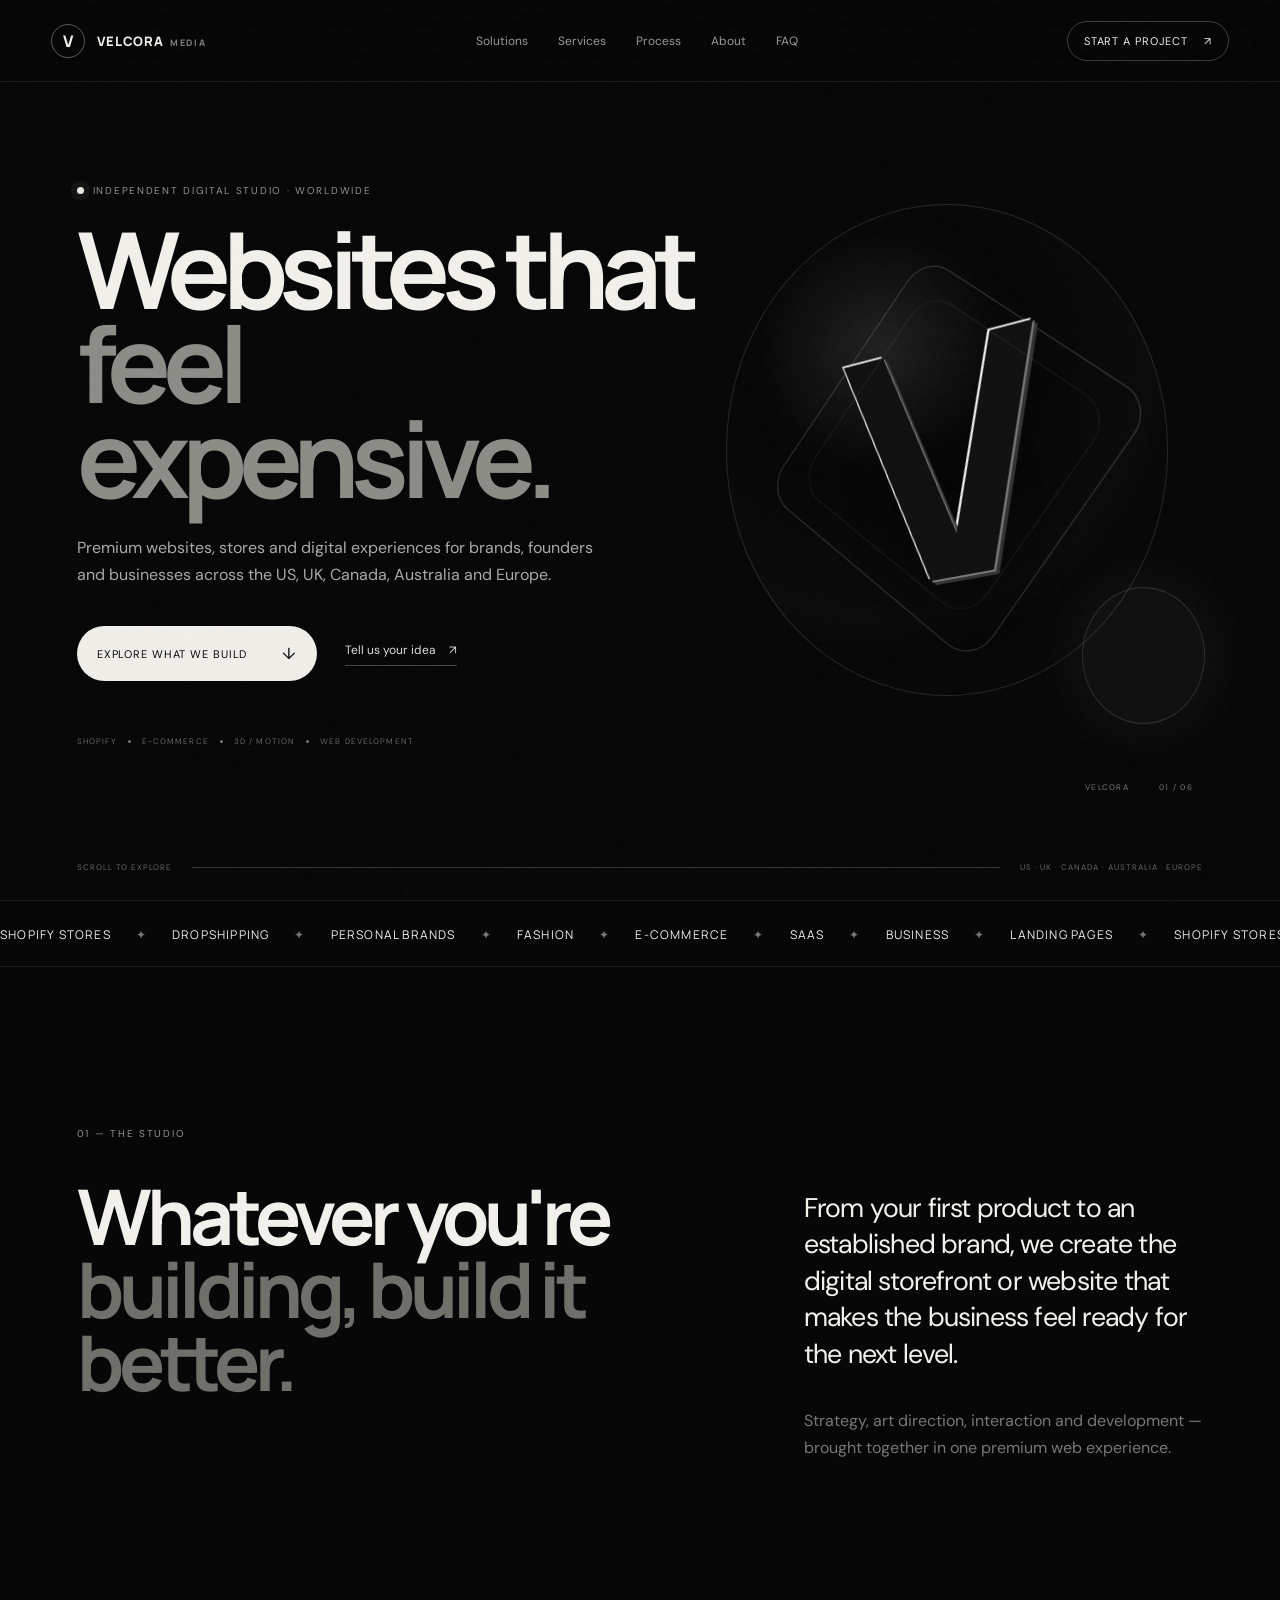
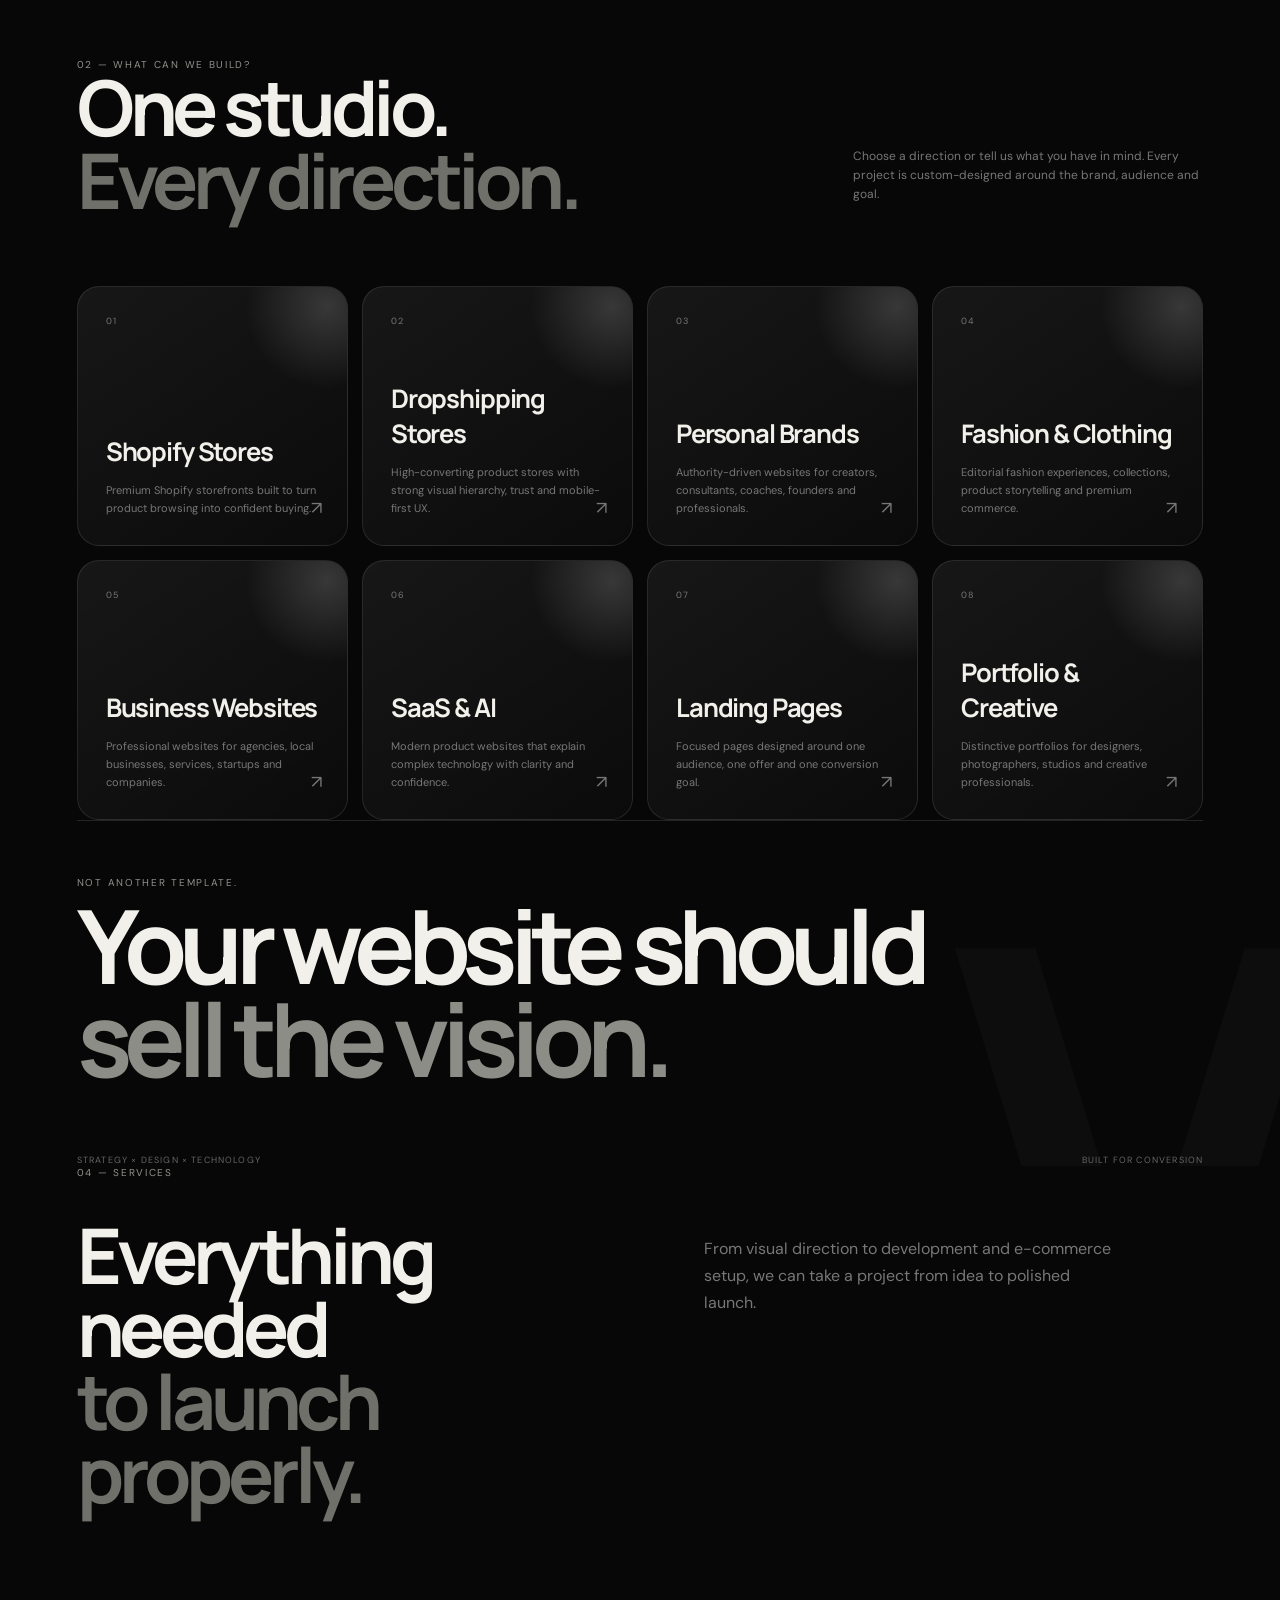
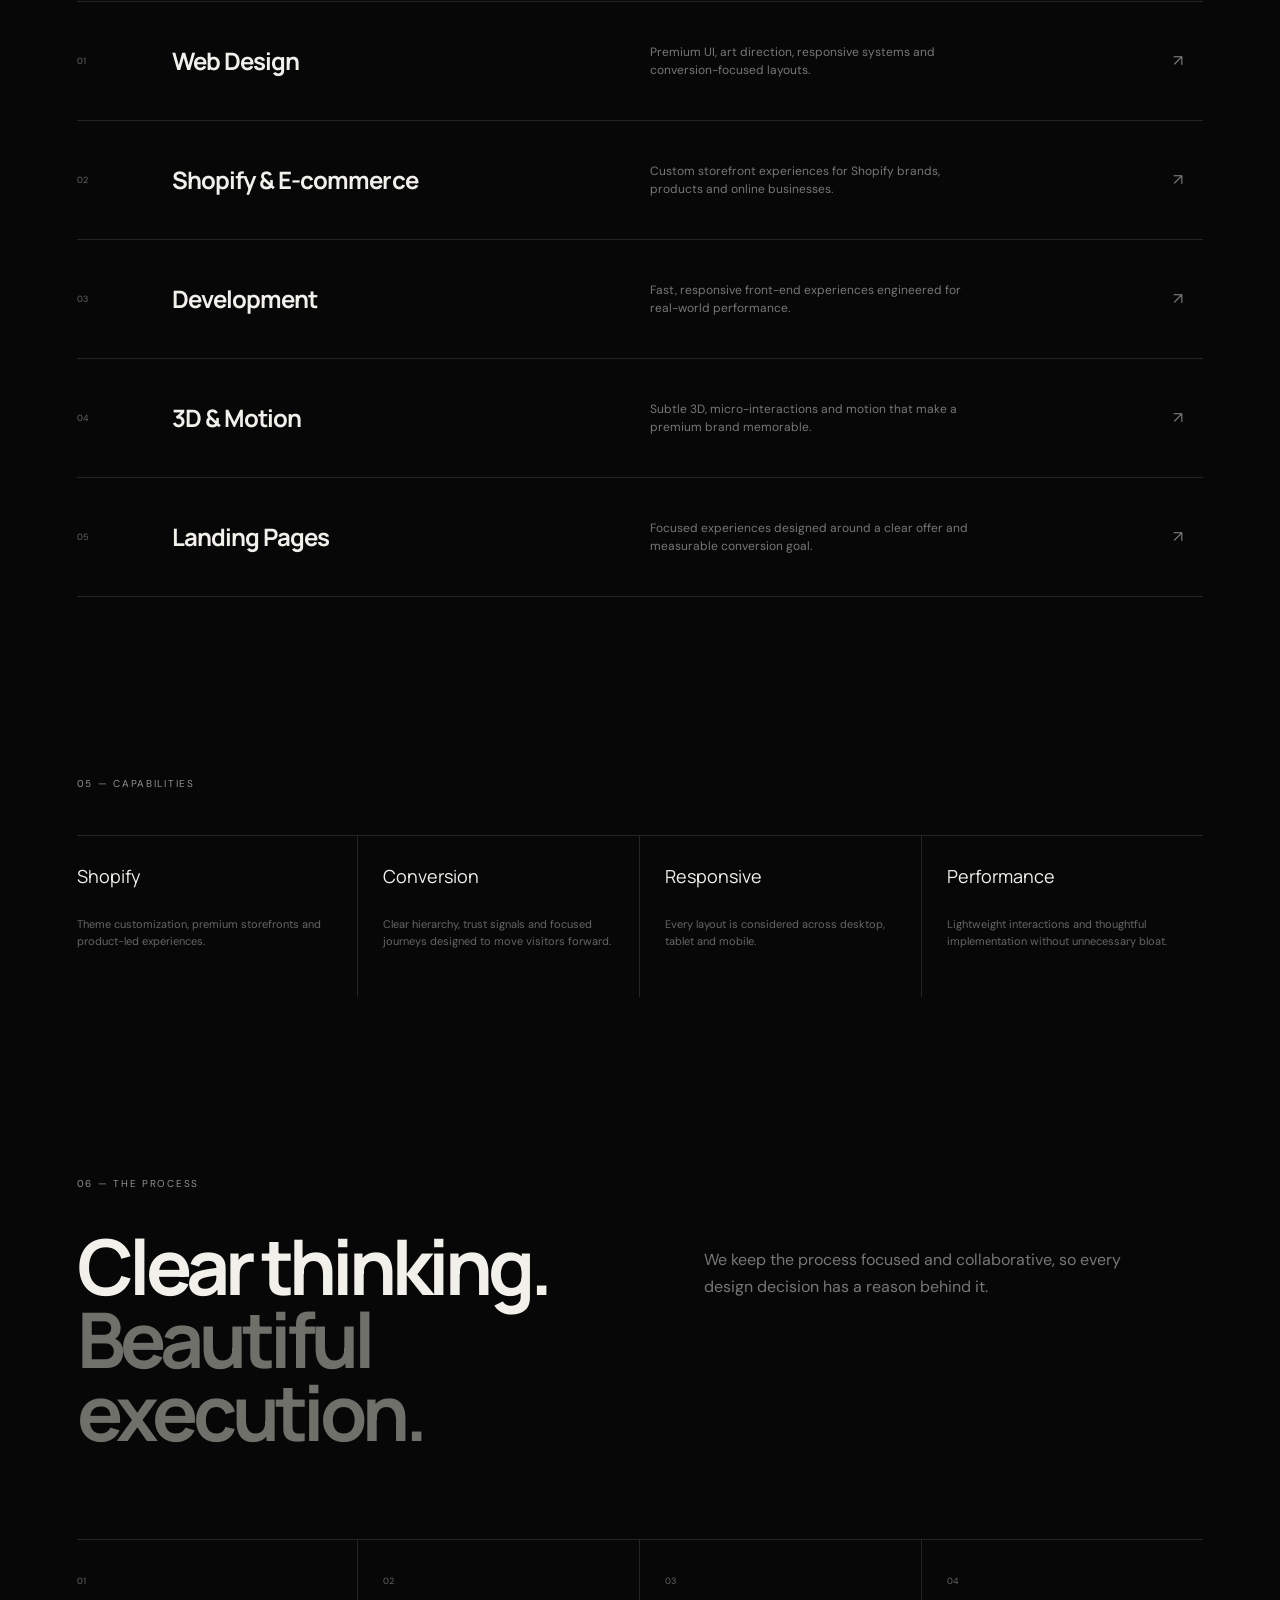
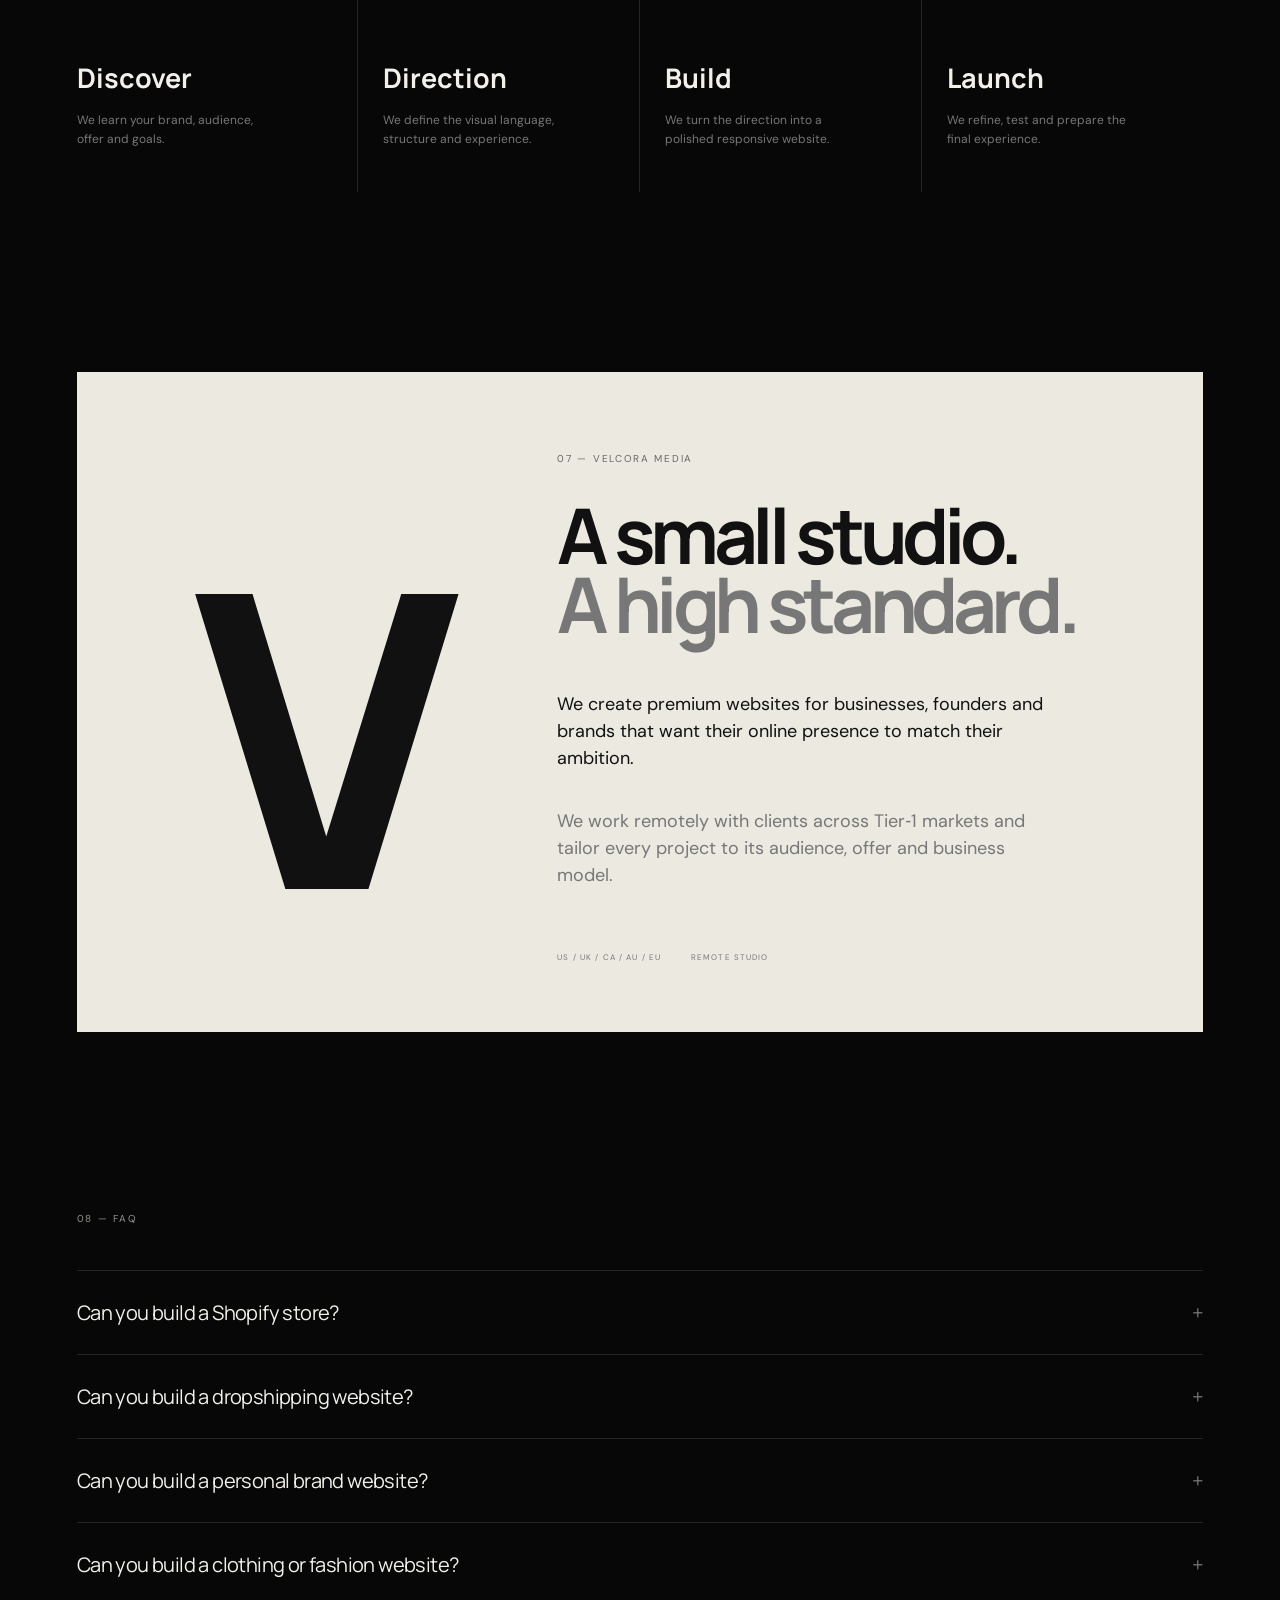
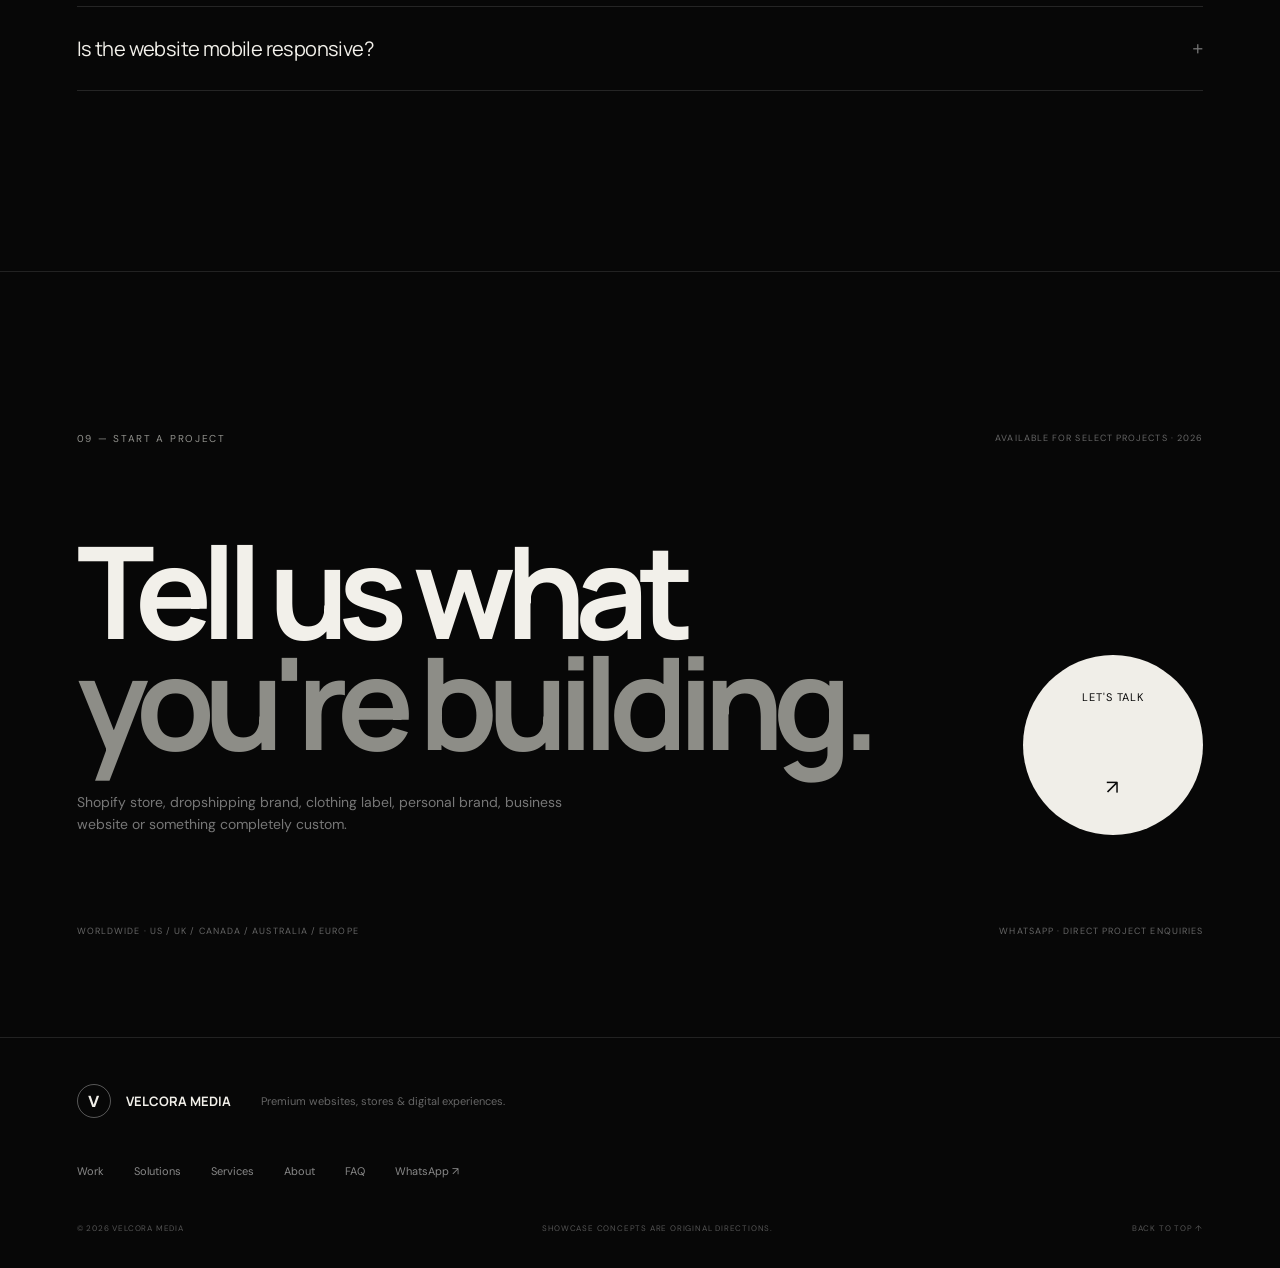
<file: index.html>
<!doctype html><html lang="en"><head><meta charset="UTF-8"><meta name="viewport" content="width=device-width,initial-scale=1"><meta name="description" content="Velcora Media designs premium Shopify, e-commerce, fashion, personal brand, dropshipping, SaaS and business websites for ambitious brands worldwide."><meta name="theme-color" content="#08090b"><title>Velcora Media — Premium Websites for Brands & E-commerce</title><link rel="preconnect" href="https://fonts.googleapis.com"><link rel="preconnect" href="https://fonts.gstatic.com" crossorigin><link href="https://fonts.googleapis.com/css2?family=DM+Sans:wght@400;500;600;700&family=Manrope:wght@500;600;700;800&display=swap" rel="stylesheet"><link rel="stylesheet" href="styles.css"><link rel="stylesheet" href="mobile.css"><link rel="stylesheet" href="portfolio-overrides.css"></head><body><div class="noise"></div><div class="cursor-dot"></div><div class="cursor-ring"></div><header class="nav" id="nav"><a class="brand" href="#top"><span class="brand-mark">V</span><span class="brand-word">VELCORA<span>MEDIA</span></span></a><nav class="nav-links"><a href="#work">Work</a><a href="#categories">Solutions</a><a href="#services">Services</a><a href="#process">Process</a><a href="#about">About</a><a href="#faq">FAQ</a></nav><a class="nav-cta magnetic" href="#contact">Start a project <span>↗</span></a><button class="menu" aria-label="Open menu" aria-expanded="false"><span></span><span></span></button></header><main id="top"><section class="hero section-pad"><div class="hero-copy reveal"><p class="eyebrow"><span class="pulse"></span> Independent digital studio · Worldwide</p><h1>Websites that<br><em>feel expensive.</em></h1><p class="hero-lede">Premium websites, stores and digital experiences for brands, founders and businesses across the US, UK, Canada, Australia and Europe.</p><div class="hero-actions"><a class="button button-light magnetic" href="#categories">Explore what we build <span>↓</span></a><a class="text-link" href="https://wa.me/919769772615?text=Hi%20Velcora%20Media%2C%20I%27d%20like%20to%20discuss%20a%20website%20project." target="_blank" rel="noopener">Tell us your idea <span>↗</span></a></div><div class="hero-proof"><span>SHOPIFY</span><i></i><span>E-COMMERCE</span><i></i><span>3D / MOTION</span><i></i><span>WEB DEVELOPMENT</span></div></div><div class="hero-art"><div class="orb orb-back"></div><div class="v-3d"><span>V</span></div><div class="orb orb-front"></div><div class="art-label"><span>VELCORA</span><span>01 / 06</span></div></div><div class="hero-bottom"><span>Scroll to explore</span><span class="line"></span><span>US · UK · Canada · Australia · Europe</span></div></section><section class="ticker"><div class="ticker-track"><span>SHOPIFY STORES</span><i>✦</i><span>DROPSHIPPING</span><i>✦</i><span>PERSONAL BRANDS</span><i>✦</i><span>FASHION</span><i>✦</i><span>E-COMMERCE</span><i>✦</i><span>SAAS</span><i>✦</i><span>BUSINESS</span><i>✦</i><span>LANDING PAGES</span><i>✦</i><span>SHOPIFY STORES</span><i>✦</i><span>DROPSHIPPING</span><i>✦</i></div></section><section class="intro section-pad reveal"><div class="section-kicker">01 — The studio</div><div class="intro-grid"><h2>Whatever you're<br><span>building, build it better.</span></h2><div><p class="large-copy">From your first product to an established brand, we create the digital storefront or website that makes the business feel ready for the next level.</p><p class="muted">Strategy, art direction, interaction and development — brought together in one premium web experience.</p></div></div></section><section class="categories section-pad" id="categories"><div class="section-head reveal"><div><div class="section-kicker">02 — What can we build?</div><h2>One studio.<br><span>Every direction.</span></h2></div><p>Choose a direction or tell us what you have in mind. Every project is custom-designed around the brand, audience and goal.</p></div><div class="category-grid"><a class="category-card reveal" href="#contact"><span>01</span><div><h3>Shopify Stores</h3><p>Premium Shopify storefronts built to turn product browsing into confident buying.</p></div><b>↗</b></a><a class="category-card reveal" href="#contact"><span>02</span><div><h3>Dropshipping Stores</h3><p>High-converting product stores with strong visual hierarchy, trust and mobile-first UX.</p></div><b>↗</b></a><a class="category-card reveal" href="#contact"><span>03</span><div><h3>Personal Brands</h3><p>Authority-driven websites for creators, consultants, coaches, founders and professionals.</p></div><b>↗</b></a><a class="category-card reveal" href="#contact"><span>04</span><div><h3>Fashion & Clothing</h3><p>Editorial fashion experiences, collections, product storytelling and premium commerce.</p></div><b>↗</b></a><a class="category-card reveal" href="#contact"><span>05</span><div><h3>Business Websites</h3><p>Professional websites for agencies, local businesses, services, startups and companies.</p></div><b>↗</b></a><a class="category-card reveal" href="#contact"><span>06</span><div><h3>SaaS & AI</h3><p>Modern product websites that explain complex technology with clarity and confidence.</p></div><b>↗</b></a><a class="category-card reveal" href="#contact"><span>07</span><div><h3>Landing Pages</h3><p>Focused pages designed around one audience, one offer and one conversion goal.</p></div><b>↗</b></a><a class="category-card reveal" href="#contact"><span>08</span><div><h3>Portfolio & Creative</h3><p>Distinctive portfolios for designers, photographers, studios and creative professionals.</p></div><b>↗</b></a></div></section><section class="work section-pad" id="work"><div class="section-head reveal"><div><div class="section-kicker">03 — Selected references</div><h2>See the kind of<br><span>work we can create.</span></h2></div><p>Explore fully clickable concept websites across different industries. These are original showcase directions, not claimed client work.</p></div><div class="projects"><article class="project project-large reveal"><a href="demos/atelier-noir.html" class="project-image image-fashion"><div class="project-overlay"></div><div class="project-ui"><span>ATELIER NOIR</span><small>FASHION / DEMO</small></div><div class="project-center-copy">Quiet luxury.<br><em>Designed to be seen.</em></div></a><div class="project-meta"><div><span>01 / DEMO</span><h3>Atelier Noir</h3><p>Fashion · Shopify / E-commerce direction</p></div><a href="demos/atelier-noir.html">View full demo ↗</a></div></article><article class="project reveal"><a href="demos/orielle.html" class="project-image image-jewelry"><div class="project-overlay"></div><div class="project-ui"><span>ORIELLE</span><small>JEWELRY / DEMO</small></div><div class="project-center-copy">Objects of<br><em>desire.</em></div></a><div class="project-meta"><div><span>02 / DEMO</span><h3>Orielle</h3><p>Jewelry · Luxury product</p></div><a href="demos/orielle.html">View full demo ↗</a></div></article><article class="project reveal"><a href="demos/maison-27.html" class="project-image image-restaurant"><div class="project-overlay"></div><div class="project-ui"><span>MAISON 27</span><small>HOSPITALITY / DEMO</small></div><div class="project-center-copy">An evening<br><em>worth remembering.</em></div></a><div class="project-meta"><div><span>03 / DEMO</span><h3>Maison 27</h3><p>Restaurant · Hospitality</p></div><a href="demos/maison-27.html">View full demo ↗</a></div></article><article class="project project-wide reveal"><a href="demos/orbit-ai.html" class="project-image image-tech"><div class="project-overlay"></div><div class="project-ui"><span>ORBIT AI</span><small>SAAS / DEMO</small></div><div class="project-center-copy">Complex made<br><em>beautifully simple.</em></div></a><div class="project-meta"><div><span>04 / DEMO</span><h3>Orbit AI</h3><p>AI SaaS · Product website</p></div><a href="demos/orbit-ai.html">View full demo ↗</a></div></article><article class="project reveal"><a href="demos/velocity.html" class="project-image image-auto"><div class="project-overlay"></div><div class="project-ui"><span>VELOCITY</span><small>AUTOMOTIVE / DEMO</small></div><div class="project-center-copy">Performance<br><em>in motion.</em></div></a><div class="project-meta"><div><span>05 / DEMO</span><h3>Velocity</h3><p>Automotive · Premium brand</p></div><a href="demos/velocity.html">View full demo ↗</a></div></article><article class="project reveal"><a href="demos/form-house.html" class="project-image image-architecture"><div class="project-overlay"></div><div class="project-ui"><span>FORM HOUSE</span><small>REAL ESTATE / DEMO</small></div><div class="project-center-copy">Space with<br><em>intention.</em></div></a><div class="project-meta"><div><span>06 / DEMO</span><h3>Form House</h3><p>Architecture · Real estate</p></div><a href="demos/form-house.html">View full demo ↗</a></div></article></div></section><section class="statement section-pad reveal"><div class="statement-line"></div><p class="eyebrow">Not another template.</p><h2>Your website should<br><em>sell the vision.</em></h2><div class="statement-foot"><span>Strategy × Design × Technology</span><span>Built for conversion</span></div></section><section class="services section-pad" id="services"><div class="section-kicker">04 — Services</div><div class="services-head reveal"><h2>Everything needed<br><span>to launch properly.</span></h2><p>From visual direction to development and e-commerce setup, we can take a project from idea to polished launch.</p></div><div class="service-list"><div class="service reveal"><span>01</span><h3>Web Design</h3><p>Premium UI, art direction, responsive systems and conversion-focused layouts.</p><b>↗</b></div><div class="service reveal"><span>02</span><h3>Shopify & E-commerce</h3><p>Custom storefront experiences for Shopify brands, products and online businesses.</p><b>↗</b></div><div class="service reveal"><span>03</span><h3>Development</h3><p>Fast, responsive front-end experiences engineered for real-world performance.</p><b>↗</b></div><div class="service reveal"><span>04</span><h3>3D & Motion</h3><p>Subtle 3D, micro-interactions and motion that make a premium brand memorable.</p><b>↗</b></div><div class="service reveal"><span>05</span><h3>Landing Pages</h3><p>Focused experiences designed around a clear offer and measurable conversion goal.</p><b>↗</b></div></div></section><section class="capabilities section-pad" id="capabilities"><div class="section-kicker">05 — Capabilities</div><div class="cap-grid"><div class="reveal"><span>Shopify</span><p>Theme customization, premium storefronts and product-led experiences.</p></div><div class="reveal"><span>Conversion</span><p>Clear hierarchy, trust signals and focused journeys designed to move visitors forward.</p></div><div class="reveal"><span>Responsive</span><p>Every layout is considered across desktop, tablet and mobile.</p></div><div class="reveal"><span>Performance</span><p>Lightweight interactions and thoughtful implementation without unnecessary bloat.</p></div></div></section><section class="process section-pad" id="process"><div class="section-kicker">06 — The process</div><div class="process-grid reveal"><h2>Clear thinking.<br><span>Beautiful execution.</span></h2><p>We keep the process focused and collaborative, so every design decision has a reason behind it.</p></div><div class="steps"><div class="step reveal"><span>01</span><h3>Discover</h3><p>We learn your brand, audience, offer and goals.</p></div><div class="step reveal"><span>02</span><h3>Direction</h3><p>We define the visual language, structure and experience.</p></div><div class="step reveal"><span>03</span><h3>Build</h3><p>We turn the direction into a polished responsive website.</p></div><div class="step reveal"><span>04</span><h3>Launch</h3><p>We refine, test and prepare the final experience.</p></div></div></section><section class="about section-pad" id="about"><div class="about-card reveal"><div class="about-symbol">V</div><div class="about-copy"><div class="section-kicker">07 — Velcora Media</div><h2>A small studio.<br><span>A high standard.</span></h2><p>We create premium websites for businesses, founders and brands that want their online presence to match their ambition.</p><p class="muted">We work remotely with clients across Tier‑1 markets and tailor every project to its audience, offer and business model.</p><div class="about-meta"><span>US / UK / CA / AU / EU</span><span>REMOTE STUDIO</span></div></div></div></section><section class="faq section-pad" id="faq"><div class="section-kicker">08 — FAQ</div><div class="faq-wrap"><details class="faq-item reveal"><summary>Can you build a Shopify store? <span>+</span></summary><p>Yes. We can create a premium Shopify storefront for fashion, clothing, dropshipping, beauty, jewelry, lifestyle and other product brands.</p></details><details class="faq-item reveal"><summary>Can you build a dropshipping website? <span>+</span></summary><p>Yes. We can design the storefront, product presentation, collections, trust-focused sections and responsive customer journey around your niche.</p></details><details class="faq-item reveal"><summary>Can you build a personal brand website? <span>+</span></summary><p>Yes. Personal brands, consultants, creators, coaches, founders and professionals can all have a custom authority-focused website.</p></details><details class="faq-item reveal"><summary>Can you build a clothing or fashion website? <span>+</span></summary><p>Absolutely. Fashion and clothing are a core showcase direction, including editorial layouts, collections, product storytelling and e-commerce UX.</p></details><details class="faq-item reveal"><summary>Is the website mobile responsive? <span>+</span></summary><p>Yes. Every website is designed for desktop, tablet and mobile, with touch-friendly interactions and performance in mind.</p></details></div></section><section class="contact section-pad" id="contact"><div class="contact-top reveal"><div class="section-kicker">09 — Start a project</div><span>Available for select projects · 2026</span></div><div class="contact-main reveal"><div><h2>Tell us what<br><em>you're building.</em></h2><p class="contact-sub">Shopify store, dropshipping brand, clothing label, personal brand, business website or something completely custom.</p></div><a class="contact-button magnetic" href="https://wa.me/919769772615?text=Hi%20Velcora%20Media%2C%20I%27d%20like%20to%20start%20a%20website%20project." target="_blank" rel="noopener">Let's talk <span>↗</span></a></div><div class="contact-details"><span>Worldwide · US / UK / Canada / Australia / Europe</span><span>WhatsApp · Direct project enquiries</span></div></section></main><footer class="footer section-pad"><div class="footer-brand"><span class="brand-mark">V</span><strong>VELCORA MEDIA</strong><p>Premium websites, stores & digital experiences.</p></div><div class="footer-links"><a href="#work">Work</a><a href="#categories">Solutions</a><a href="#services">Services</a><a href="#about">About</a><a href="#faq">FAQ</a><a href="https://wa.me/919769772615?text=Hi%20Velcora%20Media%2C%20I%27d%20like%20to%20discuss%20a%20project." target="_blank" rel="noopener">WhatsApp ↗</a></div><div class="footer-bottom"><span>© 2026 Velcora Media</span><span>Showcase concepts are original directions.</span><a href="#top">Back to top ↑</a></div></footer><script src="script.js"></script></body></html>
</file>
<file: styles.css>
*{box-sizing:border-box}html{scroll-behavior:smooth}body{margin:0;background:#070707;color:#f2f0ea;font-family:'DM Sans',sans-serif;overflow-x:hidden}body.login-locked{overflow:hidden}.noise{position:fixed;inset:0;opacity:.035;pointer-events:none;z-index:60;background-image:url("data:image/svg+xml,%3Csvg viewBox='0 0 180 180' xmlns='http://www.w3.org/2000/svg'%3E%3Cfilter id='n'%3E%3CfeTurbulence type='fractalNoise' baseFrequency='.8' numOctaves='4' stitchTiles='stitch'/%3E%3C/filter%3E%3Crect width='100%25' height='100%25' filter='url(%23n)' opacity='.45'/%3E%3C/svg%3E")}a{color:inherit;text-decoration:none}button,input{font:inherit}.section-pad{padding-left:6vw;padding-right:6vw}.page-progress{position:fixed;top:0;left:0;width:0;height:2px;background:#f4f1e9;z-index:100}.nav{height:82px;position:fixed;top:0;left:0;right:0;z-index:30;display:flex;align-items:center;justify-content:space-between;padding:0 4vw;border-bottom:1px solid rgba(255,255,255,.08);background:rgba(7,7,7,.68);backdrop-filter:blur(20px);transition:.45s}.nav.scrolled{height:68px;background:rgba(7,7,7,.92)}.brand{display:flex;align-items:center;gap:12px;font-family:Manrope,sans-serif;font-weight:800;letter-spacing:.05em}.brand-mark{display:grid;place-items:center;width:34px;height:34px;border:1px solid rgba(255,255,255,.32);border-radius:50%;font-weight:800}.brand-word{font-size:13px}.brand-word>span{font-size:9px;opacity:.5;margin-left:6px;letter-spacing:.2em}.nav-links{display:flex;gap:30px;font-size:12px;color:#999}.nav-links a{transition:.3s}.nav-links a:hover{color:#fff}.nav-cta{font-size:11px;text-transform:uppercase;letter-spacing:.08em;border:1px solid rgba(255,255,255,.22);padding:12px 16px;border-radius:99px}.nav-cta span{margin-left:12px}.menu{display:none;background:none;border:0}.hero{min-height:100vh;position:relative;display:flex;align-items:center;padding-top:100px;padding-bottom:80px}.hero-copy{width:56%;position:relative;z-index:3}.eyebrow,.section-kicker{font-size:10px;letter-spacing:.17em;text-transform:uppercase;color:#92928d}.eyebrow{display:flex;align-items:center;gap:9px}.pulse{width:7px;height:7px;border-radius:50%;background:#e9e7df;box-shadow:0 0 0 6px rgba(255,255,255,.05)}h1,h2,h3{font-family:Manrope,sans-serif;margin:0}h1{font-size:clamp(54px,8.3vw,132px);line-height:.89;letter-spacing:-.075em;margin:25px 0 30px;max-width:980px}em{font-style:normal;color:#8d8d87}.hero-lede{font-size:16px;line-height:1.65;color:#aaa;max-width:530px}.hero-actions{display:flex;align-items:center;gap:28px;margin-top:38px}.button{display:inline-flex;align-items:center;gap:35px;padding:17px 20px;border-radius:99px;font-size:11px;text-transform:uppercase;letter-spacing:.08em}.button-light{background:#f0eee8;color:#080808}.button-light span{font-size:16px}.text-link{font-size:12px;color:#ddd;border-bottom:1px solid #444;padding-bottom:7px}.text-link span{margin-left:10px}.hero-proof{display:flex;align-items:center;gap:11px;margin-top:55px;color:#666;font-size:8px;letter-spacing:.14em}.hero-proof i{width:3px;height:3px;background:#777;border-radius:50%}.hero-art{position:absolute;right:2vw;top:12vh;width:48vw;height:76vh;display:grid;place-items:center;perspective:1200px}.hero-image{position:absolute;width:55%;height:72%;right:3%;top:11%;overflow:hidden;border:1px solid rgba(255,255,255,.1);opacity:.48;transform:rotate(5deg);filter:saturate(.65)}.hero-image img{width:100%;height:100%;object-fit:cover;transform:scale(1.06)}.hero-image-shade{position:absolute;inset:0;background:linear-gradient(120deg,rgba(7,7,7,.95),rgba(7,7,7,.2),rgba(7,7,7,.85))}.v-3d{width:min(31vw,430px);height:min(31vw,430px);display:grid;place-items:center;transform:rotateX(18deg) rotateY(-24deg) rotateZ(-7deg);animation:float 8s ease-in-out infinite;filter:drop-shadow(0 40px 55px rgba(0,0,0,.75));position:relative;z-index:2}.v-3d:before,.v-3d:after{content:'';position:absolute;border:1px solid rgba(255,255,255,.2);inset:12%;transform:rotate(45deg);border-radius:34px}.v-3d:after{inset:19%;border-color:rgba(255,255,255,.08);transform:rotate(45deg) translateZ(40px)}.v-3d span{font-family:Manrope;font-size:min(26vw,360px);font-weight:800;line-height:1;color:#111;text-shadow:2px 2px 0 #777,5px 5px 0 #333,-2px -2px 0 #eee;transform:translateZ(60px)}.orb{position:absolute;border-radius:50%;border:1px solid rgba(255,255,255,.12)}.orb-back{width:72%;height:72%;background:radial-gradient(circle at 35% 30%,rgba(255,255,255,.11),transparent 28%,rgba(255,255,255,.02) 60%,transparent 70%)}.orb-front{width:20%;height:20%;right:8%;bottom:10%;background:rgba(255,255,255,.04);box-shadow:0 0 70px rgba(255,255,255,.08)}.art-label{position:absolute;bottom:0;right:10%;display:flex;gap:30px;font-size:8px;letter-spacing:.16em;color:#777}.hero-bottom{position:absolute;left:6vw;right:6vw;bottom:28px;display:flex;align-items:center;gap:20px;font-size:8px;letter-spacing:.12em;text-transform:uppercase;color:#666}.hero-bottom .line{height:1px;background:#333;flex:1}.ticker{overflow:hidden;border-top:1px solid #1b1b1b;border-bottom:1px solid #1b1b1b;padding:22px 0;white-space:nowrap}.ticker-track{display:inline-flex;align-items:center;gap:25px;animation:marquee 28s linear infinite;font-family:Manrope;font-size:12px;letter-spacing:.1em}.ticker i{font-style:normal;color:#777}.intro{padding-top:160px;padding-bottom:180px}.intro-grid{display:grid;grid-template-columns:1.2fr .8fr;gap:10vw;margin-top:40px}.intro h2,.section-head h2,.services h2,.process h2{font-size:clamp(44px,6vw,90px);line-height:.95;letter-spacing:-.065em}.intro h2 span,.section-head h2 span,.services h2 span,.process h2 span{color:#70706b}.large-copy{font-size:27px;line-height:1.35;letter-spacing:-.03em;margin:10px 0 35px}.muted{color:#777;line-height:1.7}.section-head{display:flex;justify-content:space-between;align-items:end;gap:30px;margin-bottom:70px}.section-head>p{max-width:350px;color:#777;line-height:1.6;font-size:12px}.projects{display:grid;grid-template-columns:1.15fr .85fr;gap:90px 28px}.project-wide{grid-column:1/-1}.project-image{height:520px;display:block;position:relative;overflow:hidden;background:#111;border:1px solid #202020;transition:transform .6s cubic-bezier(.2,.8,.2,1)}.project-large .project-image{height:650px}.project-wide .project-image{height:440px}.project-image img{width:100%;height:100%;object-fit:cover;display:block;filter:grayscale(.12) contrast(1.05);transform:scale(1.04);transition:transform 1s cubic-bezier(.2,.8,.2,1),filter .8s}.project-image:hover{transform:scale(.985)}.project-image:hover img{transform:scale(1.09);filter:grayscale(0) contrast(1.05)}.image-overlay{position:absolute;inset:0;background:linear-gradient(180deg,rgba(0,0,0,.4),transparent 35%,rgba(0,0,0,.62));mix-blend-mode:multiply}.image-luxora{background:#25221e}.image-aurelia{background:#1b1917}.image-nova{background:#0b0d0e}.image-velocity{background:#090909}.project-ui{position:absolute;inset:22px;display:flex;justify-content:space-between;align-items:start;font-size:8px;letter-spacing:.14em;text-transform:uppercase;color:#eee;z-index:2}.project-ui small{color:#bbb}.project-number{position:absolute;right:22px;bottom:18px;font-family:Manrope;font-size:12px;letter-spacing:.08em;color:#ddd;z-index:2}.nova-word{position:absolute;inset:0;display:grid;place-items:center;font-family:Manrope;font-size:clamp(70px,9vw,150px);font-weight:800;letter-spacing:-.08em;z-index:1}.nova-word span{font-size:.25em;letter-spacing:.1em;margin-left:8px;color:#aaa}.project-meta{display:flex;justify-content:space-between;gap:20px;padding-top:18px}.project-meta span{font-size:8px;color:#666;letter-spacing:.14em}.project-meta h3{font-size:27px;margin:8px 0 5px;letter-spacing:-.04em}.project-meta p{font-size:12px;color:#666;margin:0}.project-meta>a{font-size:10px;color:#aaa;align-self:end}.manifesto{padding-top:190px;padding-bottom:180px}.manifesto-grid{display:grid;grid-template-columns:1.3fr .7fr;gap:10vw;align-items:end}.manifesto h2{font-size:clamp(48px,6.6vw,98px);line-height:.9;letter-spacing:-.07em;margin-top:25px}.manifesto-grid>p{color:#777;line-height:1.7;font-size:13px}.manifesto-line{display:flex;justify-content:space-between;border-top:1px solid #252525;margin-top:90px;padding-top:18px;color:#666;font-size:8px;letter-spacing:.14em}.services{padding-bottom:180px}.services-head,.process-grid{display:grid;grid-template-columns:1fr 1fr;gap:10vw;margin:40px 0 90px}.services-head p,.process-grid p{color:#777;line-height:1.7;max-width:420px}.service{display:grid;grid-template-columns:70px 1fr 1.1fr 30px;align-items:center;gap:25px;border-top:1px solid #242424;padding:29px 0;transition:.4s}.service:last-child{border-bottom:1px solid #242424}.service:hover{padding-left:15px;background:linear-gradient(90deg,rgba(255,255,255,.025),transparent)}.service>span,.step>span{font-size:9px;color:#666}.service h3{font-size:24px;letter-spacing:-.04em}.service p{color:#777;font-size:12px;line-height:1.5;max-width:340px}.service b{font-weight:400;color:#777}.capabilities{padding-bottom:180px}.cap-grid{display:grid;grid-template-columns:repeat(4,1fr);border-top:1px solid #252525;margin-top:45px}.cap-grid>div{padding:28px 25px 35px 0;border-right:1px solid #252525;min-height:160px}.cap-grid>div:not(:first-child){padding-left:25px}.cap-grid>div:last-child{border-right:0}.cap-grid span{font-family:Manrope;font-size:18px}.cap-grid p{font-size:11px;line-height:1.6;color:#666;margin-top:28px}.process{padding-bottom:180px}.steps{display:grid;grid-template-columns:repeat(4,1fr);border-top:1px solid #242424}.step{padding:28px 25px 30px 0;border-right:1px solid #242424;min-height:220px}.step:not(:first-child){padding-left:25px}.step:last-child{border-right:0}.step h3{font-size:27px;margin:70px 0 15px}.step p{color:#777;font-size:12px;line-height:1.65;max-width:190px}.about{padding-bottom:180px}.about-card{min-height:650px;background:#ece9e1;color:#111;display:grid;grid-template-columns:.8fr 1.2fr;overflow:hidden}.about-symbol{display:grid;place-items:center;font-family:Manrope;font-size:clamp(250px,32vw,520px);font-weight:800;line-height:.7;color:#111;letter-spacing:-.12em;transform:translateY(30px)}.about-copy{padding:80px 7vw 70px 30px;display:flex;flex-direction:column;justify-content:center}.about-copy .section-kicker{color:#666}.about-copy h2{font-size:clamp(52px,6vw,95px);line-height:.9;letter-spacing:-.07em;margin:35px 0}.about-copy h2 span{color:#777}.about-copy p{max-width:500px;font-size:18px;line-height:1.5}.about-meta{display:flex;gap:30px;margin-top:45px;font-size:8px;letter-spacing:.14em;color:#777}.faq{padding-bottom:180px}.faq-wrap{border-top:1px solid #252525;margin-top:45px}.faq-item{border-bottom:1px solid #252525;padding:0}.faq-item summary{list-style:none;cursor:pointer;display:flex;justify-content:space-between;align-items:center;padding:28px 0;font-family:Manrope;font-size:20px;letter-spacing:-.03em}.faq-item summary::-webkit-details-marker{display:none}.faq-item summary span{font-size:20px;color:#777;transition:.3s}.faq-item[open] summary span{transform:rotate(45deg)}.faq-item p{max-width:680px;color:#777;font-size:13px;line-height:1.7;padding:0 40px 30px 0;margin:0}.contact{padding-top:160px;padding-bottom:100px;border-top:1px solid #222}.contact-top,.contact-details{display:flex;justify-content:space-between;color:#666;font-size:9px;text-transform:uppercase;letter-spacing:.12em}.contact-main{display:flex;justify-content:space-between;align-items:end;gap:30px;padding:90px 0}.contact-main h2{font-size:clamp(64px,10vw,145px);line-height:.86;letter-spacing:-.08em}.contact-sub{color:#777;max-width:500px;font-size:14px;line-height:1.6;margin:35px 0 0}.contact-button{flex:0 0 180px;width:180px;height:180px;border-radius:50%;background:#f0eee8;color:#090909;display:grid;place-items:center;text-transform:uppercase;font-size:11px;letter-spacing:.08em;transition:transform .4s}.contact-button span{font-size:20px}.contact-button:hover{transform:rotate(-10deg) scale(1.05)}.footer{padding-top:45px;padding-bottom:35px;border-top:1px solid #222}.footer-brand{display:flex;align-items:center;gap:15px}.footer-brand strong{font-family:Manrope;font-size:13px}.footer-brand p{color:#666;font-size:11px;margin-left:15px}.footer-links{display:flex;gap:30px;font-size:11px;color:#888;margin:45px 0}.footer-links a:hover{color:#fff}.footer-bottom{display:flex;justify-content:space-between;color:#555;font-size:8px;letter-spacing:.1em;text-transform:uppercase}.reveal{opacity:0;transform:translateY(35px);transition:opacity .9s ease,transform .9s ease}.reveal.visible{opacity:1;transform:none}@keyframes float{0%,100%{transform:rotateX(18deg) rotateY(-24deg) rotateZ(-7deg) translateY(0)}50%{transform:rotateX(22deg) rotateY(-17deg) rotateZ(-4deg) translateY(-20px)}}@keyframes marquee{to{transform:translateX(-50%)}}@media(max-width:900px){.nav-links,.nav-cta{display:none}.menu{display:flex;flex-direction:column;gap:5px}.menu span{display:block;width:24px;height:1px;background:#fff}.nav-links.open{display:flex;position:absolute;top:68px;left:0;right:0;padding:24px 6vw;flex-direction:column;gap:18px;background:rgba(7,7,7,.97);border-bottom:1px solid #222}.hero{min-height:900px}.hero-copy{width:100%;padding-top:70px}.hero-art{top:43%;right:-8%;width:82vw;height:45vh;opacity:.62}.hero-image{width:65%;height:75%;right:4%}.hero-bottom span:last-child{display:none}.intro-grid,.services-head,.process-grid,.manifesto-grid{grid-template-columns:1fr;gap:45px}.projects{grid-template-columns:1fr;gap:60px}.project-wide{grid-column:auto}.project-large .project-image,.project-image{height:500px}.project-wide .project-image{height:420px}.cap-grid{grid-template-columns:1fr 1fr}.cap-grid>div:nth-child(2){border-right:0}.cap-grid>div:nth-child(3){padding-left:0;border-top:1px solid #252525}.cap-grid>div:nth-child(4){border-top:1px solid #252525}.steps{grid-template-columns:1fr 1fr}.step:nth-child(2){border-right:0}.step:nth-child(3),.step:nth-child(4){border-top:1px solid #242424}.about-card{grid-template-columns:1fr;min-height:auto}.about-symbol{height:260px;font-size:260px;align-items:end}.about-copy{padding:55px 8vw 65px}.contact-main{align-items:start;flex-direction:column}.contact-button{width:150px;height:150px;flex-basis:150px}.contact-details{gap:20px;flex-direction:column}.manifesto-line{gap:18px;flex-wrap:wrap}.footer-brand p{display:none}.footer-bottom{gap:18px;flex-wrap:wrap}}@media(max-width:520px){.section-pad{padding-left:6vw;padding-right:6vw}.hero{min-height:790px;padding-top:95px}.hero-copy{padding-top:0}.hero-art{top:46%;right:-25%;width:110vw;height:42vh;opacity:.52}.hero-image{width:62%;height:72%;right:13%}.v-3d{width:60vw;height:60vw}.v-3d span{font-size:55vw}.hero-proof{gap:7px;margin-top:40px;font-size:7px;flex-wrap:wrap}.hero-proof span:nth-of-type(n+3),.hero-proof i:nth-of-type(n+3){display:none}.hero-actions{align-items:flex-start;flex-direction:column;gap:20px}.button{width:max-content}.hero-bottom{display:none}.intro{padding-top:110px;padding-bottom:120px}.large-copy{font-size:22px}.project-large .project-image,.project-image{height:390px}.project-wide .project-image{height:300px}.project-meta{align-items:flex-start}.project-meta>a{display:none}.manifesto{padding-top:120px;padding-bottom:120px}.manifesto h2{font-size:47px}.services,.capabilities,.process,.about,.faq{padding-bottom:120px}.service{grid-template-columns:42px 1fr 20px;gap:12px}.service p{grid-column:2/-1;margin:0}.service h3{font-size:20px}.service b{grid-column:3;grid-row:1}.cap-grid{grid-template-columns:1fr}.cap-grid>div,.cap-grid>div:nth-child(n){border-right:0;border-top:1px solid #252525;padding-left:0}.steps{grid-template-columns:1fr}.step,.step:not(:first-child){border-right:0;border-top:1px solid #242424;padding:25px 0;min-height:auto}.step h3{margin:35px 0 10px}.about-symbol{height:220px;font-size:220px}.about-copy h2{font-size:52px}.about-copy p{font-size:16px}.about-meta{flex-direction:column;gap:10px}.faq-item summary{font-size:17px}.faq-item p{font-size:12px}.contact{padding-top:110px}.contact-main{padding:65px 0}.contact-main h2{font-size:58px}.contact-button{width:135px;height:135px;flex-basis:135px}.footer-links{gap:18px;flex-wrap:wrap;margin:35px 0}.footer-bottom{font-size:7px}}
</file>
<file: mobile.css>
/* Velcora Media — mobile polish */
@media (max-width:900px){
  body{overflow-x:hidden}
  .nav{padding:0 5vw}
  .brand-word{font-size:12px}
  .hero{overflow:hidden}
  .hero h1{font-size:clamp(48px,12vw,82px)}
  .hero-lede{max-width:92%;font-size:15px}
  .hero-art{pointer-events:none}
  .project-image img{transform:none}
  .project-image:hover img{transform:none}
  .contact-sub{max-width:92%}
}
@media (max-width:600px){
  .nav{height:70px}
  .nav.scrolled{height:64px}
  .brand-mark{width:31px;height:31px}
  .hero{min-height:780px;padding-top:105px}
  .hero h1{font-size:clamp(46px,14vw,68px);margin-top:20px}
  .hero-proof{max-width:300px}
  .hero-art{top:48%;right:-30%;width:112vw;height:40vh}
  .hero-image{opacity:.35}
  .v-3d{width:58vw;height:58vw}
  .hero-bottom{display:none}
  .ticker-track{font-size:10px;gap:18px}
  .intro-grid,.manifesto-grid,.services-head,.process-grid{gap:30px}
  .section-head{display:block;margin-bottom:48px}
  .section-head>p{margin-top:25px}
  .project-image,.project-large .project-image{height:390px}
  .project-wide .project-image{height:300px}
  .project-meta{display:block}
  .project-meta>a{display:inline-block;margin-top:18px}
  .service{grid-template-columns:38px 1fr 20px}
  .service h3{font-size:19px}
  .service p{font-size:11px}
  .cap-grid{grid-template-columns:1fr}
  .cap-grid>div,.cap-grid>div:nth-child(n){padding:22px 0;border-right:0;border-top:1px solid #252525;min-height:auto}
  .steps{grid-template-columns:1fr}
  .step,.step:not(:first-child){border-right:0;border-top:1px solid #242424;padding:25px 0;min-height:auto}
  .about-symbol{height:205px;font-size:205px}
  .about-copy{padding:48px 7vw 58px}
  .about-copy h2{font-size:clamp(48px,13vw,62px)}
  .about-copy p{font-size:15px}
  .about-meta{gap:10px}
  .faq-item summary{font-size:16px;gap:20px}
  .faq-item p{font-size:12px;padding-right:10px}
  .contact-main{padding:55px 0}
  .contact-main h2{font-size:clamp(52px,14vw,70px)}
  .contact-button{width:132px;height:132px;flex-basis:132px}
  .contact-details{font-size:8px}
  .footer-links{gap:16px}
  .footer-bottom{line-height:1.6}
}
@media (max-width:380px){
  .hero h1{font-size:44px}
  .hero-art{top:52%}
  .project-image,.project-large .project-image{height:330px}
  .project-wide .project-image{height:260px}
}
</file>
<file: portfolio-overrides.css>
/* Velcora Media — final homepage overrides */
html{overflow-x:hidden!important;overflow-y:auto!important;scroll-behavior:smooth}body{overflow-x:hidden!important;overflow-y:auto!important}
#work,.work,.nav-links a[href="#work"]{display:none!important}
.category-grid{position:relative;display:grid;grid-template-columns:repeat(4,1fr);gap:14px}.category-card{min-height:260px;padding:28px;border:1px solid rgba(255,255,255,.10);border-radius:22px;background:linear-gradient(145deg,rgba(255,255,255,.065),rgba(255,255,255,.018));display:flex;flex-direction:column;justify-content:space-between;position:relative;overflow:hidden;transition:transform .55s cubic-bezier(.2,.8,.2,1),border-color .4s,background .4s;isolation:isolate}.category-card:before{content:'';position:absolute;width:170px;height:170px;right:-65px;top:-65px;border-radius:50%;background:radial-gradient(circle,rgba(255,255,255,.16),transparent 68%);z-index:-1;transition:transform .7s}.category-card:hover{transform:translateY(-9px);border-color:rgba(255,255,255,.26);background:linear-gradient(145deg,rgba(255,255,255,.10),rgba(255,255,255,.025))}.category-card:hover:before{transform:scale(1.45)}.category-card>span{font-size:9px;letter-spacing:.15em;color:#777}.category-card h3{font-size:clamp(22px,2vw,31px);letter-spacing:-.045em;margin:0 0 12px}.category-card p{font-size:11px;line-height:1.65;color:#777;max-width:270px;margin:0}.category-card b{position:absolute;right:25px;bottom:25px;font-weight:400;color:#777;font-size:18px;transition:transform .35s,color .35s}.category-card:hover b{transform:translate(4px,-4px);color:#fff}.category-card small{display:block;margin-top:16px;font-size:9px;letter-spacing:.1em;color:#888;text-transform:uppercase}
.statement{position:relative;overflow:hidden}.statement:before{content:'V';position:absolute;right:3vw;top:10%;font:800 45vw/1 Manrope;color:rgba(255,255,255,.025);letter-spacing:-.15em;pointer-events:none}.statement-line{height:1px;background:#242424;margin-bottom:55px}.statement h2{position:relative;font-family:Manrope;font-size:clamp(52px,8vw,120px);line-height:.9;letter-spacing:-.075em}.statement-foot{position:relative;display:flex;justify-content:space-between;margin-top:70px;color:#666;font-size:9px;text-transform:uppercase;letter-spacing:.13em}
.project-modal{position:fixed;inset:0;z-index:9999;display:grid;place-items:center;padding:24px;opacity:0;visibility:hidden;transition:.3s}.project-modal.is-open{opacity:1;visibility:visible}.project-modal-backdrop{position:absolute;inset:0;background:rgba(0,0,0,.58);backdrop-filter:blur(18px)}.project-modal-card{position:relative;width:min(650px,100%);max-height:92vh;overflow:auto;background:#f5f5f7;color:#1d1d1f;border:1px solid rgba(29,29,31,.12);border-radius:28px;padding:42px;box-shadow:0 35px 100px rgba(0,0,0,.35)}.project-modal-card h2{font-family:Manrope;font-size:clamp(38px,6vw,62px);line-height:.92;letter-spacing:-.06em;margin:18px 0}.project-modal-intro{color:#6e6e73;font-size:13px;line-height:1.6;max-width:480px;margin-bottom:28px}.project-modal-close{position:absolute;right:20px;top:18px;border:0;background:transparent;color:#555;font-size:30px;cursor:pointer}.project-modal-card form{display:grid;gap:15px}.project-modal-card label{display:grid;gap:7px;font-size:10px;text-transform:uppercase;letter-spacing:.12em;color:#6e6e73}.project-modal-card input,.project-modal-card select,.project-modal-card textarea{width:100%;border:1px solid #d5d5da;background:#fff;color:#1d1d1f;border-radius:12px;padding:13px 14px;outline:0;font-size:14px}.project-modal-submit{border:0;border-radius:999px;background:#1d1d1f;color:#fff;padding:16px 20px;display:flex;justify-content:space-between;align-items:center;cursor:pointer;margin-top:5px}.modal-open{overflow:hidden!important}
@media(max-width:900px){.category-grid{grid-template-columns:repeat(2,1fr)}.category-card{min-height:220px}.section-pad{padding-left:22px!important;padding-right:22px!important}}
@media(max-width:600px){.category-grid{grid-template-columns:1fr;gap:10px}.category-card{min-height:185px;padding:22px;border-radius:18px}.category-card h3{font-size:25px}.category-card p{max-width:92%;font-size:12px}.category-card b{right:20px;bottom:20px}.project-modal{padding:12px}.project-modal-card{padding:32px 22px;border-radius:22px}.project-modal-card h2{font-size:42px}.project-modal-card input,.project-modal-card select,.project-modal-card textarea{font-size:16px}}
@media(prefers-reduced-motion:reduce){.category-card{transition:none}}
</file>
